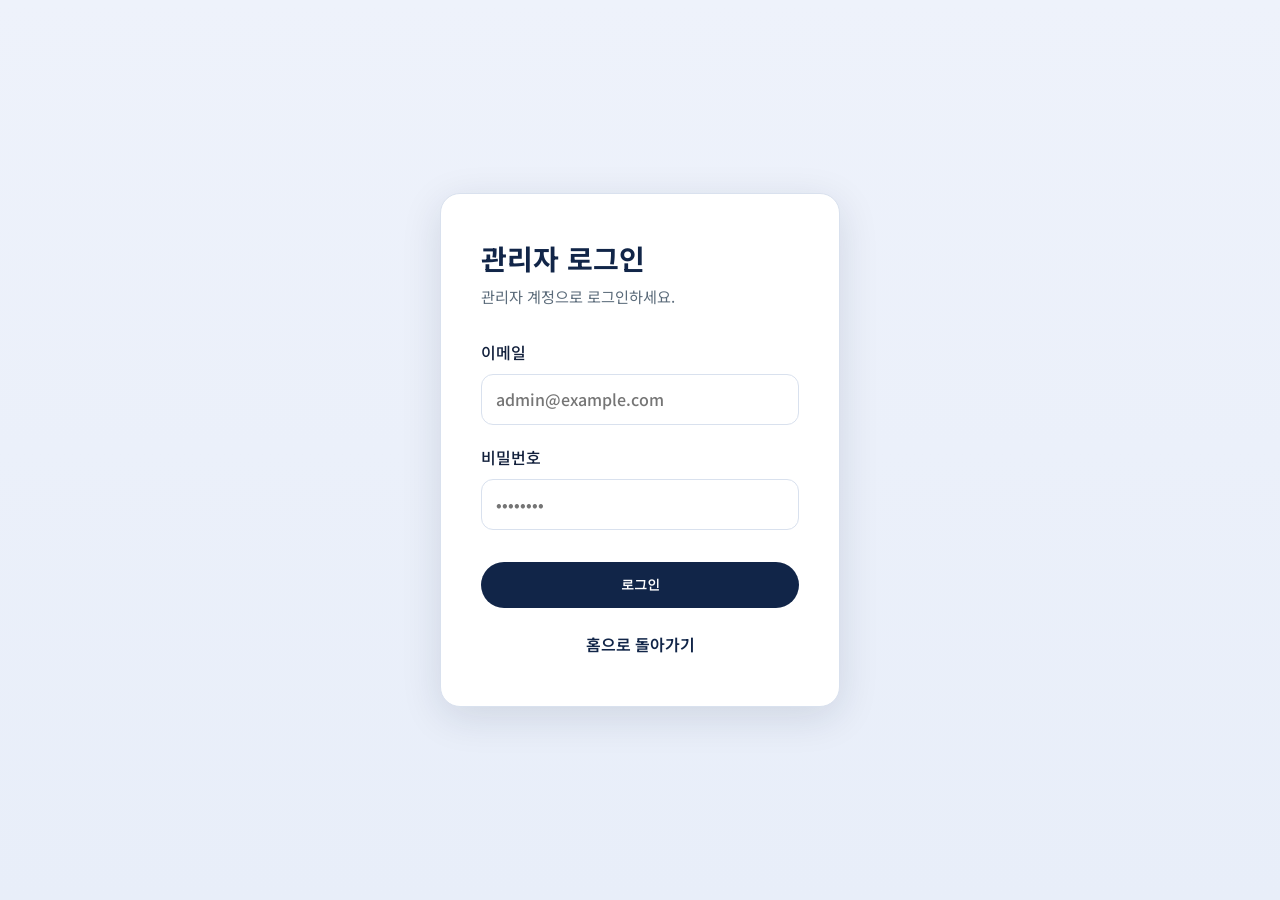
<file: admin-login.html>
<!DOCTYPE html>
<html lang="ko">
  <head>
    <meta charset="UTF-8" />
    <meta name="viewport" content="width=device-width, initial-scale=1.0" />
    <title>Question Singapore - 관리자 로그인</title>
    <link rel="preconnect" href="https://fonts.googleapis.com" />
    <link rel="preconnect" href="https://fonts.gstatic.com" crossorigin />
    <link
      href="https://fonts.googleapis.com/css2?family=Noto+Sans+KR:wght@400;500;700&display=swap"
      rel="stylesheet"
    />
    <link rel="stylesheet" href="styles.css" />
    <style>
      .login-container {
        min-height: 100vh;
        display: flex;
        align-items: center;
        justify-content: center;
        background: linear-gradient(180deg, #eef2fb 0%, #e8eef9 100%);
        padding: 24px;
      }

      .login-panel {
        background: #ffffff;
        border: 1px solid var(--border);
        border-radius: 20px;
        padding: 48px 40px;
        max-width: 400px;
        width: 100%;
        box-shadow: 0 10px 40px rgba(17, 31, 59, 0.12);
      }

      .login-panel h1 {
        margin: 0 0 8px;
        font-size: 28px;
        color: var(--primary);
      }

      .login-panel p {
        margin: 0 0 32px;
        color: var(--muted);
        font-size: 0.95rem;
      }

      .login-form {
        display: grid;
        gap: 20px;
      }

      .login-form label {
        display: grid;
        gap: 8px;
        font-weight: 500;
        color: var(--text);
      }

      .login-form input {
        border: 1px solid var(--border);
        border-radius: 12px;
        padding: 12px 14px;
        font: inherit;
        color: var(--text);
      }

      .login-form input:focus {
        outline: none;
        border-color: var(--primary);
        box-shadow: 0 0 0 3px rgba(17, 31, 59, 0.08);
      }

      .login-form button {
        background: var(--primary);
        color: white;
        border: none;
        padding: 14px 20px;
        border-radius: 999px;
        font-weight: 700;
        cursor: pointer;
        margin-top: 12px;
      }

      .login-form button:hover {
        background: var(--primary-strong);
      }

      .login-error {
        color: #d32f2f;
        font-size: 0.9rem;
        padding: 12px;
        background: #ffebee;
        border-radius: 8px;
        margin-bottom: 16px;
        display: none;
      }

      .login-back {
        text-align: center;
        margin-top: 24px;
      }

      .login-back a {
        color: var(--primary);
        text-decoration: none;
        font-weight: 600;
      }
    </style>
  </head>
  <body>
    <div class="login-container">
      <div class="login-panel">
        <h1>관리자 로그인</h1>
        <p>관리자 계정으로 로그인하세요.</p>

        <div class="login-error" id="error-msg"></div>

        <form class="login-form" id="login-form">
          <label>
            이메일
            <input type="email" id="email" name="email" placeholder="admin@example.com" required />
          </label>
          <label>
            비밀번호
            <input type="password" id="password" name="password" placeholder="••••••••" required />
          </label>
          <button type="submit">로그인</button>
        </form>

        <div class="login-back">
          <a href="index.html">홈으로 돌아가기</a>
        </div>
      </div>
    </div>

    <script>
    const ADMIN_EMAIL = 'hello@questionsingapore.com';
    const ADMIN_PASSWORD = 'Eyes030!';

      document.getElementById('login-form').addEventListener('submit', (event) => {
        event.preventDefault();

        const email = document.getElementById('email').value.trim();
        const password = document.getElementById('password').value.trim();
        const errorMsg = document.getElementById('error-msg');

        if (email === ADMIN_EMAIL && password === ADMIN_PASSWORD) {
          sessionStorage.setItem('admin-authorized', 'true');
          window.location.href = 'admin.html';
        } else {
          errorMsg.textContent = '이메일 또는 비밀번호가 올바르지 않습니다.';
          errorMsg.style.display = 'block';
        }
      });
    </script>
  </body>
</html>
</file>
<file: styles.css>
:root {
  color-scheme: light;
  --font-ko: 'Noto Sans KR', sans-serif;
  --font-en: 'Source Sans 3', 'Segoe UI', 'Helvetica Neue', Arial, sans-serif;
  --font-zh: 'Noto Sans SC', 'PingFang SC', 'Microsoft YaHei', sans-serif;
  --bg: #e8eef9;
  --surface: #ffffff;
  --primary: #112548;
  --primary-strong: #0d1f41;
  --text: #111f3b;
  --muted: #5b6b7a;
  --border: #d9e1ee;
  --accent: #c3972f;
  --hero-soft: #eef2ff;
}

* {
  box-sizing: border-box;
}

body {
  margin: 0;
  font-family: var(--font-ko);
  color: var(--text);
  background: linear-gradient(180deg, #eef2fb 0%, #e8eef9 100%);
  line-height: 1.6;
}

body.lang-en {
  font-family: var(--font-en);
}

body.lang-zh {
  font-family: var(--font-zh);
}

body.admin-page {
  background:
    radial-gradient(1200px 540px at 0% -8%, rgba(19, 65, 132, 0.18), rgba(19, 65, 132, 0) 62%),
    radial-gradient(980px 520px at 100% 0%, rgba(195, 151, 47, 0.17), rgba(195, 151, 47, 0) 64%),
    linear-gradient(180deg, #eef3ff 0%, #e8eef9 100%);
  min-height: 100vh;
}

body.modal-open {
  overflow: hidden;
}

img {
  max-width: 100%;
}

.top-banner {
  height: clamp(160px, 32vw, 624px);
  background-image: url("ChatGPT Image May 11, 2026, 11_00_16 AM.png");
  background-size: cover;
  background-position: center top;
  display: flex;
  align-items: center;
  position: relative;
  padding: 0 24px;
}

.top-banner::after {
  content: '';
  position: absolute;
  inset: 0;
  background: linear-gradient(135deg, rgba(255,255,255,0.15) 0%, rgba(200,220,245,0.25) 100%);
}

.top-banner__content {
  position: relative;
  z-index: 1;
  width: 100%;
  max-width: 1180px;
  margin: 0 auto;
}

.top-banner__left {
  max-width: 680px;
}

.top-banner .eyebrow {
  margin-bottom: 12px;
  color: var(--primary);
  font-weight: 700;
  text-transform: uppercase;
  letter-spacing: 0.12em;
  font-size: 0.85rem;
}

.top-banner h1 {
  margin: 0 0 16px;
  font-size: clamp(2.2rem, 3.5vw, 3rem);
  line-height: 1.15;
  color: var(--primary);
}

.top-banner__text {
  max-width: 640px;
  color: rgba(17, 31, 59, 0.88);
  font-size: 1rem;
}

.top-banner__actions {
  position: absolute;
  top: 10px;
  right: 10px;
  z-index: 3;
}

.top-banner__actions .top-nav__tools {
  display: flex;
  align-items: center;
  gap: 6px;
  padding: 4px 8px;
  background: rgba(255,255,255,0.88);
  border-radius: 999px;
  border: none;
  box-shadow: 0 3px 10px rgba(0,0,0,0.09);
  backdrop-filter: blur(10px);
}

.language-icon {
  display: inline-flex;
  align-items: center;
  justify-content: center;
  width: 18px;
  height: 18px;
  color: #112548;
}

.language-icon svg {
  width: 14px;
  height: 14px;
  fill: currentColor;
}

.floating-admin-link {
  position: fixed;
  right: 24px;
  bottom: 24px;
  z-index: 10;
}

.floating-admin-link .button {
  display: inline-flex;
  align-items: center;
  gap: 10px;
  padding: 12px 20px;
  border-radius: 999px;
  box-shadow: 0 4px 16px rgba(17, 31, 59, 0.18);
}

.admin-login-icon {
  display: inline-flex;
  align-items: center;
  justify-content: center;
  width: 28px;
  height: 28px;
  border-radius: 50%;
  background: #eef3ff;
  border: 1px solid #d5dfef;
}

.admin-login-icon svg {
  width: 16px;
  height: 16px;
  fill: #112548;
}

.admin-login-icon .icon-check {
  fill: none;
  stroke: #c3972f;
  stroke-width: 2;
  stroke-linecap: round;
  stroke-linejoin: round;
}

.top-nav__tools {
  display: flex;
  align-items: center;
  gap: 12px;
}

.language-select {
  border: 1px solid var(--border);
  border-radius: 999px;
  padding: 4px 8px;
  font-family: inherit;
  font-size: 0.76rem;
  line-height: 1.2;
  background: #ffffff;
  color: var(--text);
}

.sr-only {
  position: absolute;
  width: 1px;
  height: 1px;
  padding: 0;
  margin: -1px;
  overflow: hidden;
  clip: rect(0, 0, 0, 0);
  white-space: nowrap;
  border: 0;
}

.top-nav a {
  color: var(--primary);
  text-decoration: none;
  font-weight: 700;
}

.admin-page .top-nav {
  max-width: 1180px;
  margin: 18px auto 0;
  padding: 0 24px;
  display: flex;
  justify-content: space-between;
  align-items: center;
}

.admin-page .top-nav a,
.admin-page .top-nav button {
  background: rgba(255, 255, 255, 0.74);
  border-radius: 999px;
  border: 1px solid rgba(17, 37, 72, 0.12);
  padding: 8px 14px;
  backdrop-filter: blur(8px);
  text-decoration: none;
}

.hero {
  padding: 72px 24px 56px;
  background: #ffffff;
  position: relative;
  overflow: hidden;
}

.hero::after {
  content: '';
  position: absolute;
  inset: 0;
  background: linear-gradient(180deg, rgba(255,255,255,0.88) 0%, rgba(255,255,255,0.68) 100%);
  pointer-events: none;
}

.hero__content {
  position: relative;
  z-index: 1;
  max-width: 1180px;
  margin: 0 auto;
  display: grid;
  grid-template-columns: 1.25fr 0.85fr;
  gap: 28px;
  align-items: stretch;
}

.hero__info {
  display: grid;
  gap: 10px;
  margin-top: 18px;
  color: var(--text);
  font-size: 0.96rem;
}

.hero__info span {
  display: inline-flex;
  align-items: center;
  gap: 10px;
  padding: 12px 16px;
  border-radius: 14px;
  background: rgba(255,255,255,0.94);
  border: 1px solid rgba(31, 79, 139, 0.08);
}

.hero__info--compact {
  gap: 8px;
}

.hero__info--compact span {
  padding: 10px 14px;
  font-size: 0.92rem;
}

.admin-hero-copy {
  max-width: 760px;
}

.hero__panel-card {
  background: rgba(255, 255, 255, 0.9);
  border: 1px solid rgba(31, 79, 139, 0.12);
  border-radius: 24px;
  padding: 24px;
  box-shadow: 0 18px 35px rgba(31, 79, 139, 0.08);
  display: flex;
  flex-direction: column;
  gap: 14px;
}

.hero__panel-card ul {
  margin-bottom: 0;
}

.hero__video-slot {
  margin-top: 0;
  padding-top: 0;
  display: grid;
  gap: 10px;
}

.hero__video-play {
  width: 100%;
  display: inline-flex;
  align-items: center;
  justify-content: center;
  gap: 10px;
  padding: 12px 16px;
  border: 1px solid rgba(17, 37, 72, 0.14);
  border-radius: 16px;
  background: linear-gradient(135deg, #f7fbff 0%, #edf4ff 100%);
  color: var(--primary);
  font: inherit;
  font-weight: 700;
  cursor: pointer;
}

.hero__video-play:hover {
  background: linear-gradient(135deg, #eef5ff 0%, #e3ecff 100%);
}

.hero__video-play-icon {
  display: inline-flex;
  align-items: center;
  justify-content: center;
  width: 28px;
  height: 28px;
  border-radius: 50%;
  background: var(--primary);
  color: #ffffff;
  font-size: 0.78rem;
  padding-left: 2px;
}

.hero__video {
  width: 100%;
  aspect-ratio: 16 / 9;
  border-radius: 18px;
  background: #0f2144;
  border: 1px solid rgba(17, 37, 72, 0.1);
}

.hero__video-empty {
  margin: 0;
  padding: 16px;
  border-radius: 18px;
  background: #f7fbff;
  border: 1px dashed rgba(17, 37, 72, 0.16);
  color: var(--muted);
  font-size: 0.92rem;
}

.admin-page .hero {
  background: transparent;
  padding-top: 18px;
  padding-bottom: 24px;
}

.admin-page .hero__content {
  background: linear-gradient(130deg, rgba(255, 255, 255, 0.92) 0%, rgba(244, 249, 255, 0.88) 100%);
  border: 1px solid rgba(17, 37, 72, 0.1);
  border-radius: 30px;
  padding: 26px;
  box-shadow: 0 24px 46px rgba(17, 37, 72, 0.12);
}

.admin-banner {
  position: relative;
  max-width: 1180px;
  height: clamp(120px, 16vw, 190px);
  margin: 0 auto 14px;
  border-radius: 28px;
  overflow: hidden;
  border: 1px solid rgba(17, 37, 72, 0.16);
  background-image: url("hero-bg.svg");
  background-size: cover;
  background-position: center;
  box-shadow: 0 18px 32px rgba(17, 37, 72, 0.2);
}

.admin-banner__overlay {
  position: absolute;
  inset: 0;
  background: linear-gradient(130deg, rgba(8, 20, 45, 0.64) 0%, rgba(8, 20, 45, 0.22) 56%, rgba(8, 20, 45, 0.18) 100%);
}

.admin-banner__controls {
  position: absolute;
  left: 14px;
  right: 14px;
  bottom: 12px;
  z-index: 1;
  padding: 10px 12px;
  border-radius: 14px;
  background: rgba(255, 255, 255, 0.85);
  border: 1px solid rgba(255, 255, 255, 0.8);
  box-shadow: 0 10px 24px rgba(8, 20, 45, 0.18);
}

.admin-banner__title {
  margin: 0 0 8px;
  font-weight: 700;
  color: var(--primary);
  font-size: 0.9rem;
}

.admin-banner__controls label {
  gap: 6px;
}

.admin-banner__controls label span {
  font-size: 0.8rem;
  font-weight: 700;
  color: #2a446e;
}

.admin-banner__actions {
  margin-top: 8px;
  display: flex;
  gap: 8px;
  flex-wrap: wrap;
}

.admin-banner__actions .button {
  padding: 8px 12px;
  font-size: 0.82rem;
}

.admin-banner__meta {
  margin: 6px 0 0;
  font-size: 0.78rem;
  color: #365077;
}

.admin-banner__meta strong {
  color: #1d3154;
}

.admin-banner__upload {
  position: relative;
  overflow: hidden;
  display: inline-flex;
  align-items: center;
  justify-content: center;
  cursor: pointer;
}

.admin-banner__upload input {
  position: absolute;
  inset: 0;
  opacity: 0;
  cursor: pointer;
}

.home-media-settings {
  margin-bottom: 18px;
}

.home-media-settings__caption {
  margin: 0 0 12px;
  color: var(--muted);
}

.home-media-settings__grid {
  display: grid;
  gap: 12px;
}

.sponsor-admin-panel {
  display: grid;
  gap: 14px;
}

.sponsor-admin-guideline {
  display: flex;
  gap: 12px;
  flex-wrap: wrap;
  color: #3f597f;
  font-size: 0.88rem;
}

.sponsor-admin-guideline p {
  margin: 0;
  padding: 8px 12px;
  border-radius: 999px;
  background: #eef4ff;
  border: 1px solid #d4e0f3;
}

.sponsor-admin-list {
  display: grid;
  gap: 14px;
}

.sponsor-admin-category {
  border: 1px solid var(--border);
  border-radius: 18px;
  background: #ffffff;
  padding: 16px;
}

.sponsor-admin-category__head {
  display: flex;
  justify-content: space-between;
  gap: 12px;
  align-items: center;
  margin-bottom: 12px;
}

.sponsor-admin-category__head h3 {
  margin: 0;
  color: var(--primary);
}

.sponsor-admin-grid {
  display: grid;
  grid-template-columns: repeat(3, minmax(0, 1fr));
  gap: 12px;
}

.sponsor-admin-card {
  border: 1px solid #d6e0ef;
  border-radius: 16px;
  padding: 12px;
  display: grid;
  gap: 10px;
  background: #fbfdff;
}

.sponsor-admin-card__preview {
  aspect-ratio: 15 / 5;
  border-radius: 12px;
  overflow: hidden;
  background: #dfe8f6;
}

.sponsor-admin-card__preview img {
  width: 100%;
  height: 100%;
  object-fit: cover;
  display: block;
}

.sponsor-admin-card__fields {
  display: grid;
  gap: 8px;
}

.sponsor-admin-card__fields label {
  display: grid;
  gap: 4px;
}

.sponsor-admin-card__fields label span {
  font-size: 0.78rem;
  font-weight: 700;
  color: #29456f;
}

.sponsor-admin-card__fields input,
.sponsor-admin-card__fields textarea,
.sponsor-admin-card__fields select {
  width: 100%;
  border: 1px solid #d0daec;
  border-radius: 12px;
  padding: 9px 10px;
  font: inherit;
  background: #ffffff;
}

.sponsor-admin-card__fields input[type="checkbox"] {
  width: auto;
  margin-right: 6px;
}

.sponsor-admin-card__fields textarea {
  min-height: 72px;
  resize: vertical;
}

.sponsor-admin-card__meta {
  display: grid;
  grid-template-columns: 1fr 1fr;
  gap: 8px;
}

.sponsor-admin-card__actions {
  display: flex;
  gap: 8px;
  flex-wrap: wrap;
}

.home-media-box {
  border: 1px solid var(--border);
  border-radius: 16px;
  background: #ffffff;
  padding: 14px;
}

.home-media-box__title {
  margin: 0 0 10px;
  font-weight: 700;
  color: var(--primary);
}

.home-media-box__actions {
  margin-top: 10px;
  display: flex;
  gap: 8px;
  flex-wrap: wrap;
}

.home-media-box__actions .button {
  padding: 8px 11px;
  font-size: 0.8rem;
  border-radius: 14px;
}

.home-media-box__upload {
  position: relative;
  overflow: hidden;
  display: inline-flex;
  align-items: center;
  justify-content: center;
  cursor: pointer;
}

.home-media-box__upload input {
  position: absolute;
  inset: 0;
  opacity: 0;
  cursor: pointer;
}

.home-media-box__meta {
  margin: 8px 0 0;
  font-size: 0.84rem;
  color: var(--muted);
}

.home-media-box__meta strong {
  color: var(--primary);
}

.admin-inline-guide {
  margin: 0 0 14px;
  padding: 14px 16px;
  border-radius: 14px;
  border: 1px solid #d6e0ef;
  background: linear-gradient(180deg, #fbfdff 0%, #f3f8ff 100%);
}

.admin-inline-guide p {
  margin: 0 0 6px;
  color: #29456f;
  font-size: 0.9rem;
}

.admin-inline-guide p:last-child {
  margin-bottom: 0;
}

.doc-suggest-list {
  margin-top: 12px;
  display: grid;
  gap: 8px;
  max-height: 360px;
  overflow: auto;
}

.doc-suggest-item {
  display: grid;
  grid-template-columns: auto 1fr;
  gap: 10px;
  align-items: start;
  border: 1px solid var(--border);
  border-radius: 12px;
  padding: 10px;
  background: #ffffff;
}

.doc-suggest-item.is-duplicate {
  background: #f8f9fc;
  opacity: 0.86;
}

.doc-suggest-item__title {
  margin: 0;
  font-weight: 700;
  color: var(--primary);
}

.doc-suggest-item__meta {
  margin: 2px 0 0;
  font-size: 0.82rem;
  color: var(--muted);
}

.doc-suggest-item__question {
  margin: 6px 0 0;
  font-size: 0.87rem;
  color: #21395f;
}

.expert-form {
  margin-top: 12px;
  display: grid;
  grid-template-columns: repeat(2, minmax(220px, 1fr));
  gap: 12px;
}

.expert-search {
  display: grid;
  gap: 6px;
  margin-top: 12px;
}

.expert-search input {
  border: 1px solid #d0daec;
  border-radius: 12px;
  padding: 10px 12px;
  font: inherit;
  background: #ffffff;
}

.expert-form label {
  display: grid;
  gap: 6px;
}

.expert-form input,
.expert-form select {
  border: 1px solid #d0daec;
  border-radius: 12px;
  padding: 10px 12px;
  font: inherit;
  background: #ffffff;
}

.expert-form__actions {
  display: flex;
  align-items: end;
}

.expert-list {
  margin-top: 14px;
  display: grid;
  gap: 10px;
}

.expert-item {
  border: 1px solid #d4deef;
  border-radius: 14px;
  background: #ffffff;
  padding: 12px;
}

.expert-item__topline {
  display: flex;
  justify-content: space-between;
  align-items: center;
  gap: 8px;
}

.expert-item__actions {
  display: flex;
  gap: 8px;
}

.expert-item h3 {
  margin: 8px 0;
  color: #17335f;
}

.expert-item__line {
  margin: 4px 0;
  color: #2a3f60;
  font-size: 0.92rem;
}

.expert-item__details {
  margin-top: 8px;
  padding-top: 8px;
  border-top: 1px dashed #d7e2f0;
}

.raw-doc-upload-form {
  margin-top: 12px;
  display: grid;
  grid-template-columns: repeat(2, minmax(220px, 1fr));
  gap: 12px;
}

.raw-doc-upload-form label {
  display: grid;
  gap: 6px;
}

.raw-doc-upload-form input,
.raw-doc-upload-form select {
  border: 1px solid #d0daec;
  border-radius: 12px;
  padding: 10px 12px;
  font: inherit;
  background: #ffffff;
}

.raw-doc-upload-form__actions {
  display: flex;
  align-items: end;
}

.question-modal__experts {
  margin-top: 10px;
  display: grid;
  gap: 8px;
}

.question-modal__experts-empty {
  margin: 0;
  color: #50678f;
  font-size: 0.86rem;
}

.question-modal__expert-item {
  border: 1px solid #d8e2f2;
  background: #f9fbff;
  border-radius: 12px;
  padding: 8px 10px;
  display: flex;
  justify-content: space-between;
  gap: 8px;
  align-items: center;
}

.question-modal__expert-item p {
  margin: 0;
  color: #2c4266;
  font-size: 0.86rem;
}

.question-modal__history {
  display: grid;
  gap: 8px;
  margin-top: 12px;
}

.question-modal__history-item {
  margin: 0;
  padding: 8px 10px;
  border-radius: 10px;
  background: #ffffff;
  border: 1px solid #d8e2f2;
  color: #2c4266;
  font-size: 0.86rem;
}

.admin-page .panel.panel--soft {
  border-radius: 18px;
  border: 1px solid #d5deee;
  box-shadow: 0 10px 26px rgba(17, 37, 72, 0.08);
}

.eyebrow {
  margin: 0 0 8px;
  color: var(--primary);
  font-weight: 700;
  letter-spacing: 0.08em;
  text-transform: uppercase;
  font-size: 0.85rem;
}

h1,
h2,
h3 {
  margin-top: 0;
  line-height: 1.2;
}

h1 {
  font-size: clamp(2rem, 4vw, 3rem);
  margin-bottom: 16px;
}

.hero h1 {
  font-size: clamp(1.55rem, 2.8vw, 2.35rem);
}

.hero__text {
  font-size: 1.05rem;
  color: var(--muted);
  max-width: 650px;
  margin-bottom: 12px;
}

.hero__highlights {
  margin: 0 0 22px;
  padding-left: 0;
  list-style: none;
  display: grid;
  gap: 8px;
  color: var(--text);
  font-weight: 500;
}

.hero__actions,
.admin-actions {
  display: flex;
  flex-wrap: wrap;
  gap: 12px;
}

.button {
  display: inline-block;
  background: var(--primary);
  color: white;
  text-decoration: none;
  border: none;
  padding: 12px 20px;
  border-radius: 999px;
  font-weight: 700;
  cursor: pointer;
}

.button:hover {
  background: var(--primary-strong);
}

.button--secondary {
  background: #ffffff;
  color: var(--primary);
  border: 1px solid var(--border);
}

.button--secondary:hover {
  background: #f3f7fc;
}

.section {
  max-width: 1180px;
  margin: 0 auto;
  padding: 64px 24px;
}

.section--light {
  background: #ffffff;
  border-radius: 24px;
  margin-top: 24px;
  margin-bottom: 24px;
  padding: 48px 24px;
}

.site-footer {
  padding: 24px 24px 40px;
}

.site-footer__inner {
  max-width: 1180px;
  margin: 0 auto;
  background: linear-gradient(180deg, rgba(255, 255, 255, 0.96) 0%, rgba(248, 251, 255, 0.98) 100%);
  border: 1px solid var(--border);
  border-radius: 20px;
  padding: 22px 24px;
  text-align: center;
  box-shadow: 0 10px 30px rgba(31, 79, 139, 0.06);
}

.site-footer__label {
  margin: 0 0 6px;
  color: var(--accent);
  font-weight: 700;
  letter-spacing: 0.08em;
  text-transform: uppercase;
  font-size: 0.82rem;
}

.site-footer__email {
  margin: 0;
  color: var(--primary);
  font-weight: 700;
  font-size: 1.05rem;
}

.site-footer__copyright {
  margin: 8px 0 0;
  color: var(--muted);
  font-size: 0.92rem;
}

.site-footer__social {
  margin-top: 16px;
}

.site-footer__social-title {
  margin: 0 0 12px;
  color: #1e3c6f;
  font-weight: 700;
  font-size: 0.95rem;
}

.site-footer__social-grid {
  display: grid;
  grid-template-columns: repeat(3, minmax(0, 1fr));
  gap: 12px;
  max-width: 760px;
  margin: 0 auto;
}

.site-footer__social-card {
  text-decoration: none;
  border: 1px solid #cfd9ec;
  background: linear-gradient(180deg, #ffffff 0%, #f7faff 100%);
  border-radius: 16px;
  padding: 12px;
  display: grid;
  gap: 10px;
  color: #17315d;
  transition: transform 0.16s ease, box-shadow 0.16s ease, border-color 0.16s ease;
}

.site-footer__social-card:hover {
  transform: translateY(-2px);
  border-color: #b8c8e2;
  box-shadow: 0 12px 22px rgba(17, 37, 72, 0.12);
}

.site-footer__social-head {
  display: flex;
  align-items: center;
  justify-content: space-between;
  gap: 8px;
  font-size: 0.85rem;
}

.site-footer__social-head span {
  font-size: 0.76rem;
  color: #58739d;
}

.site-footer__qr {
  width: 100%;
  max-width: 102px;
  margin: 0 auto;
  aspect-ratio: 1 / 1;
  object-fit: contain;
  padding: 6px;
  border-radius: 12px;
  background: #ffffff;
  border: 1px solid #d5e0f1;
  box-shadow: inset 0 0 0 1px rgba(255, 255, 255, 0.8);
}

.admin-toolbar {
  display: flex;
  align-items: center;
  justify-content: space-between;
  gap: 12px;
  margin-bottom: 16px;
  flex-wrap: wrap;
}

.admin-tabs {
  display: inline-flex;
  gap: 8px;
  padding: 6px;
  background: rgba(255, 255, 255, 0.7);
  border: 1px solid var(--border);
  border-radius: 999px;
  box-shadow: 0 8px 22px rgba(17, 31, 59, 0.06);
}

.admin-filters {
  display: grid;
  grid-template-columns: repeat(3, minmax(0, 1fr));
  gap: 12px;
  margin-bottom: 18px;
}

.admin-filter {
  gap: 6px;
  font-size: 0.9rem;
}

.admin-filter span {
  font-weight: 700;
  color: var(--primary);
}

.admin-tab {
  border: 0;
  background: transparent;
  color: var(--muted);
  font: inherit;
  font-weight: 700;
  padding: 10px 16px;
  border-radius: 999px;
  cursor: pointer;
}

.admin-tab.is-active {
  background: var(--primary);
  color: #ffffff;
  box-shadow: 0 8px 18px rgba(17, 37, 72, 0.16);
}

.admin-search input {
  min-width: min(100vw - 48px, 320px);
  border-radius: 999px;
  border: 1px solid var(--border);
  background: #ffffff;
  padding: 12px 16px;
  font: inherit;
  color: var(--text);
  box-shadow: 0 8px 22px rgba(17, 31, 59, 0.06);
}

.status-pill {
  display: inline-flex;
  align-items: center;
  padding: 4px 10px;
  border-radius: 999px;
  font-size: 0.8rem;
  font-weight: 700;
}

.status-pill.is-pending {
  background: #fff8e8;
  color: #b26a00;
}

.status-pill.is-answered {
  background: #ecf9f1;
  color: #16794c;
}

.section__intro {
  margin-bottom: 24px;
}

.sponsor-section__intro {
  display: flex;
  justify-content: space-between;
  align-items: end;
  gap: 16px;
}

.sponsor-section__note {
  margin: 0;
  color: var(--muted);
  max-width: 360px;
  font-size: 0.92rem;
}

.sponsor-grid {
  display: grid;
  grid-template-columns: repeat(3, minmax(0, 1fr));
  gap: 16px;
}

.sponsor-column {
  background: #ffffff;
  border: 1px solid var(--border);
  border-radius: 22px;
  padding: 18px;
  box-shadow: 0 10px 28px rgba(31, 79, 139, 0.06);
}

.sponsor-column--empty {
  grid-column: 1 / -1;
  text-align: center;
  color: var(--muted);
}

.sponsor-column__head {
  display: flex;
  justify-content: space-between;
  align-items: center;
  gap: 10px;
  margin-bottom: 12px;
}

.sponsor-column__head h3 {
  margin: 0;
}

.sponsor-stack {
  display: grid;
  gap: 12px;
}

.sponsor-card {
  display: block;
  border-radius: 18px;
  overflow: hidden;
  border: 1px solid #d7e2f0;
  background: linear-gradient(180deg, #ffffff 0%, #f7faff 100%);
}

.sponsor-card__anchor {
  display: block;
  text-decoration: none;
  transition: transform 160ms ease, box-shadow 160ms ease;
}

.sponsor-card__anchor:hover {
  transform: translateY(-2px);
  box-shadow: 0 14px 24px rgba(18, 50, 100, 0.14);
}

.sponsor-card__image {
  aspect-ratio: 15 / 5;
  background: #dfe8f6;
}

.sponsor-card__image img {
  width: 100%;
  height: 100%;
  object-fit: cover;
  display: block;
}

.cards {
  display: grid;
  grid-template-columns: repeat(3, minmax(0, 1fr));
  gap: 20px;
}

.card,
.qa-item,
.form,
.panel,
.recent-question,
.admin-card {
  background: var(--surface);
  border: 1px solid var(--border);
  border-radius: 20px;
  padding: 24px;
  box-shadow: 0 10px 30px rgba(31, 79, 139, 0.06);
}

.chatbot-shell {
  background:
    radial-gradient(860px 300px at 0% 0%, rgba(17, 37, 72, 0.13), rgba(17, 37, 72, 0) 60%),
    radial-gradient(640px 260px at 100% 100%, rgba(195, 151, 47, 0.14), rgba(195, 151, 47, 0) 62%),
    #ffffff;
  border: 1px solid #c9d7ec;
  border-radius: 24px;
  padding: 18px;
  box-shadow: 0 18px 40px rgba(17, 37, 72, 0.14);
}

.chatbot-stepper {
  display: grid;
  grid-template-columns: repeat(3, minmax(0, 1fr));
  gap: 10px;
  margin-bottom: 12px;
}

.chatbot-stepper__item {
  display: flex;
  gap: 10px;
  align-items: flex-start;
  padding: 13px 14px;
  border-radius: 18px;
  border: 1px solid #d9e5f8;
  background: linear-gradient(180deg, rgba(252, 254, 255, 0.98) 0%, rgba(243, 248, 255, 0.98) 100%);
  color: #1f3d73;
  box-shadow: 0 10px 22px rgba(17, 37, 72, 0.05);
}

.chatbot-stepper__item--active {
  background: linear-gradient(135deg, #eef6ff 0%, #fdf7e9 100%);
  border-color: #9eb8e2;
  box-shadow: inset 0 0 0 1px rgba(16, 50, 103, 0.06);
  transform: translateY(-1px);
}

.chatbot-stepper__item--done {
  background: #f4fbf6;
  border-color: #cfe9d5;
}

.chatbot-stepper__number {
  display: grid;
  place-items: center;
  width: 30px;
  height: 30px;
  flex-shrink: 0;
  border-radius: 999px;
  background: #112548;
  color: #ffffff;
  font-size: 0.82rem;
  font-weight: 800;
}

.chatbot-stepper__item--active .chatbot-stepper__number {
  background: linear-gradient(135deg, #103267 0%, #2a67bf 100%);
}

.chatbot-stepper__body strong {
  display: block;
  font-size: 0.9rem;
  margin-bottom: 3px;
  line-height: 1.35;
}

.chatbot-stepper__body p {
  margin: 0;
  font-size: 0.78rem;
  line-height: 1.45;
  color: #4e6083;
}

.chatbot-stepper__item--active .chatbot-stepper__body strong {
  color: #103267;
}

.chatbot-stepper__item--active .chatbot-stepper__body p {
  color: #35567d;
}

.chatbot-messages {
  max-height: 420px;
  overflow-y: auto;
  display: grid;
  gap: 10px;
  padding: 10px;
  border: 1px solid #dbe4f1;
  border-radius: 18px;
  background: linear-gradient(180deg, rgba(246, 250, 255, 0.92) 0%, rgba(242, 247, 255, 0.82) 100%);
  margin-bottom: 14px;
}

.chatbot-message {
  max-width: 84%;
  padding: 11px 13px;
  border-radius: 15px;
  white-space: pre-wrap;
  line-height: 1.45;
  font-size: 0.95rem;
  box-shadow: 0 8px 18px rgba(17, 37, 72, 0.08);
}

.chatbot-message__body {
  white-space: pre-wrap;
}

.chatbot-message--user {
  margin-left: auto;
  background: linear-gradient(135deg, #102345 0%, #18386e 100%);
  color: #ffffff;
  border-bottom-right-radius: 6px;
}

.chatbot-message--bot {
  margin-right: auto;
  background: #fdfefe;
  border: 1px solid #cfdcf0;
  color: #1a2b4c;
  border-bottom-left-radius: 6px;
  line-height: 1.55;
}

.chatbot-references {
  display: flex;
  flex-wrap: wrap;
  gap: 6px;
  margin-top: 10px;
}

.chatbot-reference-chip {
  display: inline-flex;
  align-items: center;
  padding: 5px 9px;
  border-radius: 999px;
  border: 1px solid #c5d5ea;
  background: rgba(241, 246, 255, 0.96);
  color: #294b7a;
  font-size: 0.75rem;
  font-weight: 700;
  line-height: 1.2;
  text-decoration: none;
  transition: background-color 160ms ease, border-color 160ms ease, transform 160ms ease;
}

.chatbot-reference-chip:hover {
  background: #e8f0ff;
  border-color: #9fb7da;
  transform: translateY(-1px);
}

.chatbot-meta {
  display: inline-flex;
  align-items: center;
  width: fit-content;
  font-size: 0.72rem;
  font-weight: 700;
  letter-spacing: 0.02em;
  color: #2e446a;
  background: #ecf3ff;
  border: 1px solid #cad8f0;
  border-radius: 999px;
  padding: 4px 8px;
  margin-top: 6px;
}

.chatbot-meta--faq {
  background: #eaf8ef;
  border-color: #bee4cc;
  color: #15603a;
}

.chatbot-meta--faq-en-fallback {
  background: #edf3ff;
  border-color: #c9d8f3;
  color: #2a4c83;
}

.chatbot-meta--llm-fallback {
  background: #fff4e6;
  border-color: #f2d3a6;
  color: #8a4d00;
}

.chatbot-meta--fallback {
  background: #f2f4f8;
  border-color: #d5dce9;
  color: #4b5d7a;
}

.chatbot-quick {
  display: grid;
  gap: 10px;
  margin-bottom: 12px;
}

.chatbot-quick__title {
  margin: 0;
  color: #1f3d73;
  font-size: 0.86rem;
  font-weight: 800;
  letter-spacing: 0.02em;
}

.chatbot-quick__list {
  display: flex;
  flex-wrap: wrap;
  gap: 8px;
}

.chatbot-quick__btn {
  border: 1px solid #cfdcf0;
  background: #f6f9ff;
  color: #1f3b70;
  border-radius: 999px;
  padding: 7px 11px;
  font-size: 0.82rem;
  font-weight: 700;
  cursor: pointer;
}

.chatbot-quick__btn:hover {
  background: #eaf1ff;
}

.chatbot-form {
  display: grid;
  grid-template-columns: 160px 1fr auto;
  gap: 10px;
  align-items: center;
}

.chatbot-category {
  position: absolute;
  width: 1px;
  height: 1px;
  padding: 0;
  margin: -1px;
  overflow: hidden;
  clip: rect(0, 0, 0, 0);
  white-space: nowrap;
  border: 0;
}

.chatbot-category-select,
.chatbot-form input {
  border: 1px solid #cfd9ea;
  border-radius: 999px;
  padding: 12px 14px;
  font: inherit;
  background: #ffffff;
  box-shadow: inset 0 1px 2px rgba(17, 37, 72, 0.06);
}

.chatbot-tips {
  margin-top: 12px;
  padding: 12px 14px;
  border: 1px solid #dbe4f1;
  border-radius: 16px;
  background: linear-gradient(180deg, rgba(249, 252, 255, 0.98) 0%, rgba(243, 248, 255, 0.94) 100%);
}

.chatbot-tips__title {
  margin: 0 0 8px;
  color: #1f3d73;
  font-size: 0.84rem;
  font-weight: 800;
  letter-spacing: 0.02em;
}

.chatbot-tips__list {
  margin: 0;
  padding-left: 18px;
  display: grid;
  gap: 6px;
  color: #33507d;
  font-size: 0.84rem;
  line-height: 1.45;
}

.chatbot-category-select {
  color: #1b3560;
  font-weight: 700;
}

.chatbot-cta-wrap {
  margin-top: 12px;
  display: flex;
  justify-content: center;
}

.chatbot-cta {
  min-width: 320px;
  border: 1px solid rgba(255, 255, 255, 0.3);
  color: #ffffff;
  background: linear-gradient(135deg, #103267 0%, #1e4f97 55%, #2a67bf 100%);
  box-shadow: 0 14px 30px rgba(23, 64, 122, 0.32), 0 0 0 4px rgba(23, 64, 122, 0.1);
  text-align: center;
}

.chatbot-cta:hover {
  background: linear-gradient(135deg, #0f2f61 0%, #1b4687 55%, #275cad 100%);
}

.ask-section--collapsed {
  display: none;
}

.ask-section--revealed {
  display: block;
  animation: askReveal 320ms ease-out;
}

@keyframes askReveal {
  from {
    opacity: 0;
    transform: translateY(14px);
  }
  to {
    opacity: 1;
    transform: translateY(0);
  }
}

@media (max-width: 760px) {
  .sponsor-grid,
  .sponsor-admin-grid,
  .chatbot-stepper {
    grid-template-columns: 1fr;
  }

  .chatbot-message {
    max-width: 96%;
  }

  .chatbot-form {
    grid-template-columns: 1fr;
  }

  .sponsor-section__intro {
    flex-direction: column;
    align-items: flex-start;
  }

  .sponsor-admin-card__meta {
    grid-template-columns: 1fr;
  }

  .chatbot-tips {
    padding: 11px 12px;
  }

  .chatbot-category-select {
    width: 100%;
  }

  .chatbot-form .button {
    width: 100%;
  }

  .chatbot-cta-wrap {
    justify-content: stretch;
  }

  .chatbot-cta {
    width: 100%;
    text-align: center;
    min-width: 0;
  }
}

.panel--soft {
  background: #f8fbff;
}

.question-layout {
  display: grid;
  grid-template-columns: 1.2fr 0.8fr;
  gap: 20px;
}

.card ul,
.panel ol {
  padding-left: 20px;
  color: var(--muted);
}

.qa-list,
.recent-list {
  display: grid;
  gap: 16px;
}

.admin-kpi-grid {
  display: grid;
  grid-template-columns: repeat(5, minmax(0, 1fr));
  gap: 12px;
  margin-bottom: 18px;
}

.admin-kpi-card {
  background: #ffffff;
  border: 1px solid var(--border);
  border-radius: 14px;
  padding: 14px;
  box-shadow: 0 8px 22px rgba(17, 31, 59, 0.08);
}

.admin-kpi-card p {
  margin: 0 0 4px;
  color: var(--muted);
  font-size: 0.82rem;
}

.admin-kpi-card h3 {
  margin: 0;
  font-size: 1.35rem;
  color: var(--primary);
}

.admin-kpi-card span {
  display: inline-block;
  margin-top: 4px;
  color: var(--muted);
  font-size: 0.8rem;
}

.admin-kpi-card--accent {
  background: linear-gradient(145deg, #1b3e78 0%, #132b53 100%);
  color: #ffffff;
  border-color: transparent;
}

.admin-kpi-card--accent p,
.admin-kpi-card--accent h3,
.admin-kpi-card--accent span {
  color: #ffffff;
}

.admin-kpi-card--emphasis {
  background: linear-gradient(145deg, #fff3db 0%, #fffbf1 100%);
  border-color: rgba(195, 151, 47, 0.35);
}

.admin-analytics-grid {
  display: grid;
  grid-template-columns: repeat(3, minmax(0, 1fr));
  gap: 14px;
  margin-bottom: 20px;
}

.analytics-list {
  display: grid;
  gap: 8px;
}

.analytics-row {
  display: flex;
  justify-content: space-between;
  gap: 10px;
  padding: 10px 12px;
  border-radius: 10px;
  border: 1px solid rgba(17, 37, 72, 0.08);
  background: #ffffff;
}

.analytics-row span {
  color: var(--muted);
}

.analytics-row strong {
  color: var(--primary);
}

.analytics-row--chart {
  display: grid;
  gap: 8px;
}

.analytics-row__head {
  display: flex;
  justify-content: space-between;
  align-items: center;
  gap: 10px;
}

.analytics-bar {
  width: 100%;
  height: 8px;
  border-radius: 999px;
  background: #edf3fd;
  overflow: hidden;
}

.analytics-bar span {
  display: block;
  height: 100%;
  border-radius: inherit;
  background: linear-gradient(90deg, #1b3e78 0%, #2b64bb 100%);
}

.panel h4 {
  margin: 6px 0 8px;
  color: var(--primary);
  font-size: 0.95rem;
}

.qa-item p,
.recent-question p,
.admin-card p {
  margin-bottom: 0;
  color: var(--muted);
}

.recent-question__meta,
.admin-card__meta {
  display: flex;
  justify-content: space-between;
  gap: 12px;
  color: var(--muted);
  font-size: 0.9rem;
  margin-bottom: 12px;
}

.chip {
  display: inline-flex;
  align-items: center;
  padding: 4px 8px;
  border-radius: 999px;
  background: #eef6ff;
  color: var(--primary);
  font-weight: 600;
  font-size: 0.8rem;
}

.admin-card {
  padding: 0;
  overflow: hidden;
}

.admin-card__surface {
  padding: 22px 22px 14px;
  cursor: pointer;
}

.admin-card__surface:hover {
  background: linear-gradient(180deg, rgba(244, 249, 255, 0.8) 0%, rgba(255, 255, 255, 1) 100%);
}

.admin-card__surface:focus-visible {
  outline: 2px solid #2b64bb;
  outline-offset: -2px;
}

.admin-card__topline {
  display: flex;
  justify-content: space-between;
  align-items: center;
  gap: 10px;
}

.admin-card__question {
  margin-top: 10px;
  margin-bottom: 12px;
}

.admin-card__facts {
  display: grid;
  gap: 8px;
  margin: 0;
}

.admin-card__facts div {
  display: grid;
  grid-template-columns: 56px 1fr;
  gap: 8px;
}

.admin-card__facts dt {
  font-size: 0.82rem;
  color: var(--muted);
  font-weight: 700;
}

.admin-card__facts dd {
  margin: 0;
  color: var(--text);
  font-size: 0.92rem;
}

.admin-card__note {
  margin-top: 12px;
  font-size: 0.84rem;
  color: #3d5d89;
  background: #f2f7ff;
  border: 1px solid #dce8fa;
  border-radius: 10px;
  padding: 8px 10px;
}

.admin-card__actions {
  display: flex;
  gap: 10px;
  padding: 14px 22px 20px;
  border-top: 1px solid rgba(17, 37, 72, 0.08);
}

.admin-card__actions .button {
  flex: 1;
  text-align: center;
}

.question-modal {
  position: fixed;
  inset: 0;
  z-index: 50;
}

.question-modal__backdrop {
  position: absolute;
  inset: 0;
  background: rgba(11, 22, 43, 0.52);
  backdrop-filter: blur(2px);
}

.question-modal__dialog {
  position: relative;
  z-index: 1;
  width: min(960px, calc(100% - 32px));
  max-height: calc(100vh - 32px);
  overflow: auto;
  margin: 16px auto;
  background: #ffffff;
  border-radius: 22px;
  border: 1px solid rgba(17, 37, 72, 0.16);
  box-shadow: 0 24px 48px rgba(9, 20, 40, 0.32);
  padding: 22px;
}

.question-modal__close {
  position: absolute;
  right: 12px;
  top: 10px;
  width: 34px;
  height: 34px;
  border: 0;
  border-radius: 50%;
  background: #eef3fb;
  color: var(--primary);
  font-size: 1.4rem;
  line-height: 1;
  cursor: pointer;
}

.question-modal__topline {
  display: flex;
  align-items: center;
  gap: 8px;
  margin-bottom: 6px;
}

.question-modal__meta {
  margin: 0 0 14px;
  color: var(--muted);
  font-size: 0.9rem;
}

.question-modal__grid {
  display: grid;
  grid-template-columns: 1.3fr 0.7fr;
  gap: 12px;
}

.question-modal__panel {
  border: 1px solid var(--border);
  border-radius: 14px;
  padding: 14px;
  background: #ffffff;
}

.question-modal__panel--soft {
  background: #f8fbff;
}

.question-modal__label {
  margin: 0 0 8px;
  color: var(--primary);
  font-size: 0.82rem;
  font-weight: 700;
  letter-spacing: 0.04em;
  text-transform: uppercase;
}

.question-modal__question {
  margin: 0;
  white-space: pre-wrap;
}

.question-modal__details {
  display: grid;
  gap: 8px;
  margin: 0;
}

.question-modal__details div {
  display: grid;
  gap: 2px;
}

.question-modal__details dt {
  color: var(--muted);
  font-size: 0.82rem;
}

.question-modal__details dd {
  margin: 0;
  font-weight: 600;
}

.question-modal__reply {
  margin-top: 12px;
}

.question-modal__reply-head {
  display: flex;
  justify-content: space-between;
  align-items: flex-start;
  gap: 12px;
}

.question-modal__hint {
  margin: 0;
  color: var(--muted);
  font-size: 0.9rem;
}

.question-modal__reply-field {
  margin-top: 10px;
}

.question-modal__actions {
  margin-top: 10px;
  display: flex;
  justify-content: flex-end;
}

.form {
  display: grid;
  gap: 16px;
}

.form-grid {
  display: grid;
  grid-template-columns: repeat(2, minmax(0, 1fr));
  gap: 16px;
}

.whatsapp-fields {
  display: grid;
  grid-template-columns: 0.85fr 1.15fr;
  gap: 12px;
}

label {
  display: grid;
  gap: 8px;
  font-weight: 500;
}

input,
select,
textarea {
  width: 100%;
  border: 1px solid var(--border);
  border-radius: 12px;
  padding: 12px 14px;
  font: inherit;
  color: var(--text);
  background: #fff;
}

textarea {
  min-height: 120px;
}

.form-message {
  margin-top: 12px;
  color: var(--primary);
  font-weight: 600;
}

.reply-form {
  display: grid;
  gap: 10px;
  margin-top: 12px;
}

.reply-form textarea {
  min-height: 90px;
}

.empty-state {
  padding: 16px 20px;
  background: #ffffff;
  border: 1px dashed var(--border);
  border-radius: 16px;
  color: var(--muted);
}

.sync-guide {
  margin-top: 10px;
  padding: 12px;
  border: 1px solid rgba(17, 37, 72, 0.14);
  border-radius: 12px;
  background: #f6f9ff;
  display: grid;
  gap: 8px;
}

.sync-guide[hidden] {
  display: none !important;
}

.sync-guide__message {
  margin: 0;
  font-size: 0.9rem;
  color: #1d355e;
}

.sync-guide__command {
  min-height: 92px;
  font-family: ui-monospace, SFMono-Regular, Menlo, Monaco, Consolas, 'Liberation Mono', 'Courier New', monospace;
  font-size: 0.78rem;
  line-height: 1.45;
  background: #ffffff;
}

@media (max-width: 900px) {
  .hero__content,
  .question-layout {
    grid-template-columns: 1fr;
  }

  .admin-kpi-grid {
    grid-template-columns: repeat(2, minmax(0, 1fr));
  }

  .admin-analytics-grid {
    grid-template-columns: 1fr;
  }

  .admin-toolbar {
    align-items: stretch;
  }

  .admin-filters {
    grid-template-columns: 1fr;
  }

  .admin-banner {
    height: 150px;
    border-radius: 20px;
  }

  .admin-banner__controls {
    left: 10px;
    right: 10px;
    bottom: 8px;
    padding: 8px 10px;
  }

  .admin-banner__actions {
    gap: 6px;
  }

  .admin-search input {
    width: 100%;
    min-width: 0;
  }

  .hero {
    padding: 56px 18px 40px;
  }

  .top-banner {
    height: clamp(170px, 42vw, 320px);
    padding: 0 14px;
  }

  .floating-admin-link {
    right: 14px;
    bottom: 14px;
  }

  .floating-admin-link .button {
    padding: 10px 14px;
  }

  .question-modal__grid {
    grid-template-columns: 1fr;
  }

  .home-media-box__actions .button {
    flex: 1 1 160px;
  }
}

@media (max-width: 800px) {
  .top-banner {
    background-position: left top;
  }

  .hero h1 {
    font-size: clamp(1.2rem, 5.9vw, 1.62rem);
    line-height: 1.22;
    word-break: keep-all;
    overflow-wrap: anywhere;
  }

  .hero__text {
    font-size: 0.95rem;
    line-height: 1.55;
  }

  .hero__highlights {
    font-size: 0.95rem;
    gap: 6px;
  }

  .hero__text,
  .hero__info,
  .hero__panel-card,
  .hero__highlights {
    max-width: 100%;
  }

  .cards,
  .form-grid {
    grid-template-columns: 1fr;
  }

  .admin-kpi-grid {
    grid-template-columns: 1fr 1fr;
    gap: 10px;
  }

  .whatsapp-fields {
    grid-template-columns: 1fr;
  }

  .section {
    padding: 44px 16px;
  }

  .section--light {
    padding: 34px 16px;
  }

  .site-footer {
    padding: 16px 16px 28px;
  }

  .site-footer__inner {
    padding: 18px 16px;
  }

  .site-footer__social-grid {
    grid-template-columns: 1fr;
  }

  .site-footer__social-card {
    grid-template-columns: auto 88px;
    align-items: center;
    padding: 10px 12px;
  }

  .site-footer__social-head {
    flex-direction: column;
    align-items: flex-start;
    justify-content: center;
  }

  .site-footer__qr {
    max-width: 84px;
  }

  .top-banner__actions {
    top: 8px;
    right: 8px;
  }

  .top-banner__actions .top-nav__tools {
    padding: 3px 6px;
    gap: 5px;
  }

  .language-select {
    font-size: 0.72rem;
    padding: 3px 6px;
  }

  .admin-tabs {
    width: 100%;
    justify-content: space-between;
  }

  .admin-tab {
    width: 100%;
    padding: 10px 12px;
  }

  .admin-page .hero__content {
    padding: 18px;
  }

  .hero__video-slot {
    padding-top: 14px;
  }

  .hero__video,
  .hero__video-empty {
    border-radius: 14px;
  }

  .admin-banner {
    height: 136px;
  }

  .admin-banner__actions .button {
    width: 100%;
    border-radius: 14px;
    min-height: 48px;
  }

  .home-media-box__actions {
    display: grid;
    grid-template-columns: 1fr;
  }

  .home-media-box__actions .button,
  .home-media-box__upload {
    width: 100%;
    min-height: 48px;
    border-radius: 14px;
  }

  .home-media-box__upload {
    justify-content: center;
  }

  .doc-suggest-item {
    grid-template-columns: 1fr;
  }

  .expert-form {
    grid-template-columns: 1fr;
  }

  .raw-doc-upload-form {
    grid-template-columns: 1fr;
  }

  .expert-form__actions .button {
    width: 100%;
    min-height: 46px;
  }

  .raw-doc-upload-form__actions .button {
    width: 100%;
    min-height: 46px;
  }

  .admin-card__actions {
    flex-direction: column;
  }

  .question-modal__dialog {
    width: calc(100% - 18px);
    margin: 9px auto;
    max-height: calc(100vh - 18px);
    padding: 16px;
  }

  .question-modal__reply-head {
    flex-direction: column;
  }

  .question-modal__actions {
    justify-content: stretch;
  }

  .question-modal__actions .button,
  .question-modal__reply-head .button {
    width: 100%;
  }

  .home-media-box__actions {
    flex-direction: column;
  }

  .home-media-box__actions .button {
    width: 100%;
  }
}
</file>
